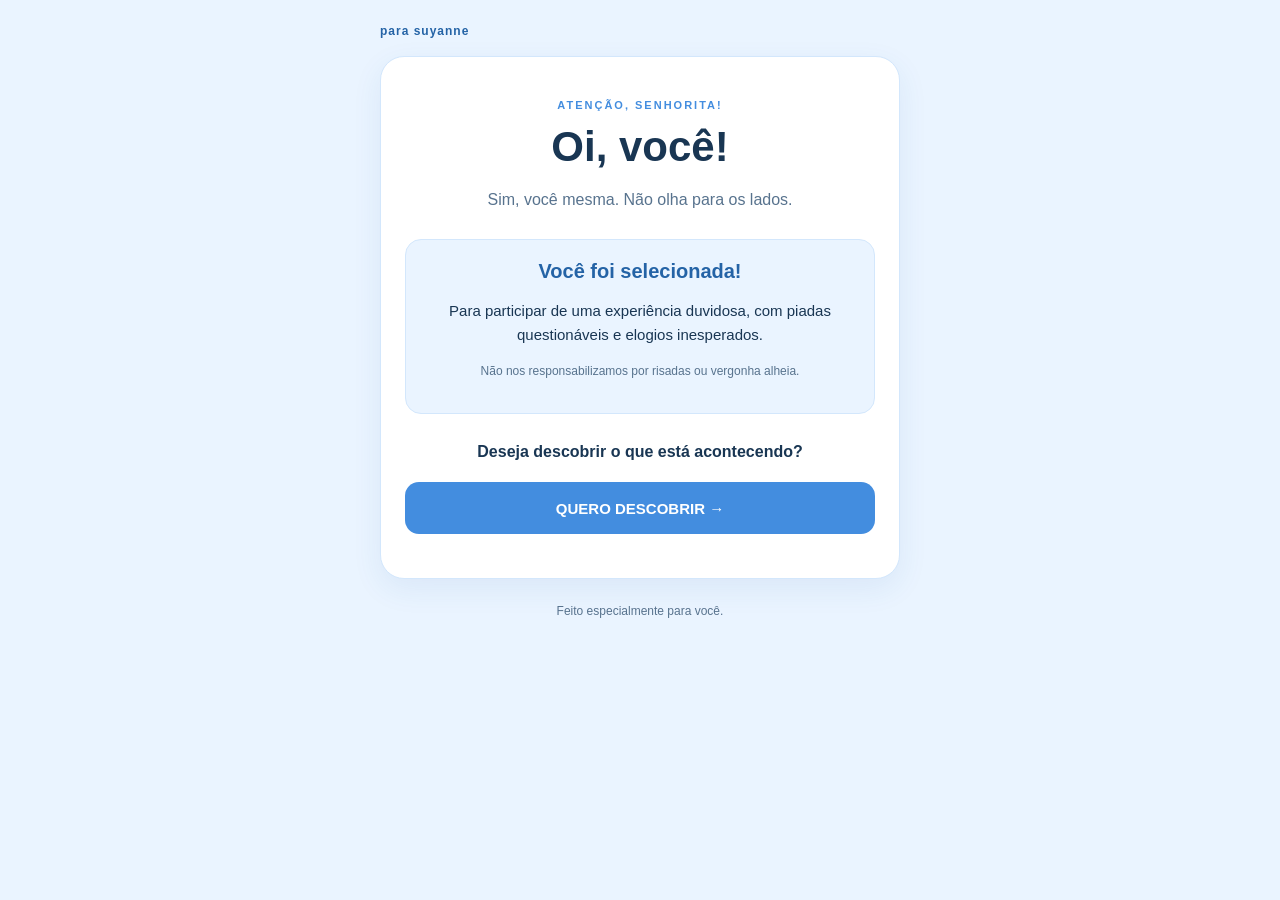
<file: index.html>
<!DOCTYPE html>
<html lang="pt-BR">
<head>
    <meta charset="UTF-8">
    <meta name="viewport" content="width=device-width, initial-scale=1.0">

    <title>seu site</title>

    <link rel="stylesheet" href="style.css">
    <script src="script.js" defer></script>
</head>
<body>

    <main class="container">

        <header class="topo">
            <span>para suyanne</span>
        </header>

        <section class="cartao">

            <div class="decoracao"></div>

            <p class="subtitulo">ATENÇÃO, SENHORITA!</p>

            <h1>Oi, você! </h1>

            <p class="introducao">
                Sim, você mesma.
                Não olha para os lados.
            </p>

            <div class="aviso">
                <h2>Você foi selecionada!</h2>

                <p>
                    Para participar de uma experiência duvidosa,
                    com piadas questionáveis e elogios inesperados.
                </p>

                <p class="pequeno">
                    Não nos responsabilizamos por risadas
                    ou vergonha alheia.
                </p>
            </div>

            <p class="pergunta">
                Deseja descobrir o que está acontecendo?
            </p>

            <button id="botao-comecar">
                QUERO DESCOBRIR →
            </button>

            <p id="mensagem" aria-live="polite"></p>

        </section>

        <footer>
            Feito especialmente para você.
            <br>
            
        </footer>

    </main>

</body>
</html>
</file>
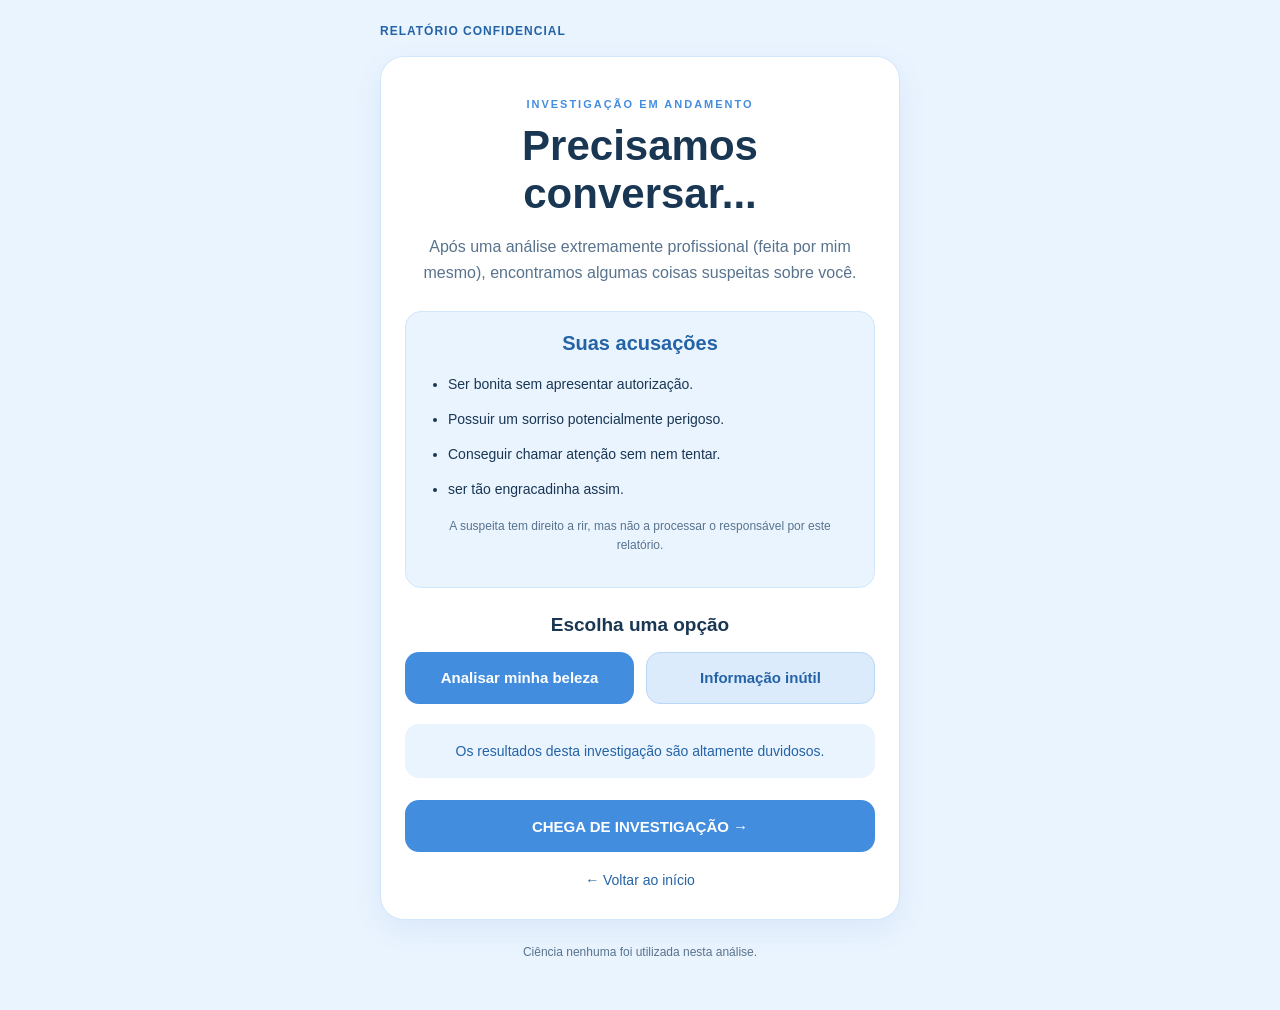
<file: gracinhas.html>
<!DOCTYPE html>
<html lang="pt-BR">
<head>
    <meta charset="UTF-8">
    <meta name="viewport" content="width=device-width, initial-scale=1.0">

    <title>Relatório confidencial </title>

    <link rel="stylesheet" href="style.css">
    <script src="script.js" defer></script>
</head>
<body>

    <main class="container">

        <header class="topo">
            <span>RELATÓRIO CONFIDENCIAL</span>
            <span class="emoji-topo"></span>
        </header>

        <section class="cartao">

            <p class="subtitulo">INVESTIGAÇÃO EM ANDAMENTO</p>

            <h1>Precisamos conversar... </h1>

            <p class="introducao">
                Após uma análise extremamente profissional
                (feita por mim mesmo), encontramos algumas
                coisas suspeitas sobre você.
            </p>

            <div class="aviso">
                <h2> Suas acusações</h2>

                <ul class="lista-acusacoes">
                    <li>Ser bonita sem apresentar autorização.</li>
                    <li>Possuir um sorriso potencialmente perigoso.</li>
                    <li>Conseguir chamar atenção sem nem tentar.</li>
                    <li>ser tão engracadinha assim.</li>
                </ul>

                <p class="pequeno">
                    A suspeita tem direito a rir, mas não a processar
                    o responsável por este relatório.
                </p>
            </div>

            <h2 class="titulo-brincadeira">
                Escolha uma opção 
            </h2>

            <div class="grupo-botoes">
                <button id="botao-elogio">
                    Analisar minha beleza 
                </button>

                <button id="botao-inutil" class="botao-secundario">
                    Informação inútil 
                </button>
            </div>

            <div id="resultado-brincadeira"
                 class="resultado"
                 aria-live="polite">
                Os resultados desta investigação são altamente duvidosos.
            </div>

            <button id="botao-proxima" class="botao-proxima">
                CHEGA DE INVESTIGAÇÃO → 
            </button>

            <a class="link-voltar" href="index.html">
                ← Voltar ao início
            </a>

        </section>

        <footer>
            Ciência nenhuma foi utilizada nesta análise. 
        </footer>

    </main>

</body>
</html>
</file>
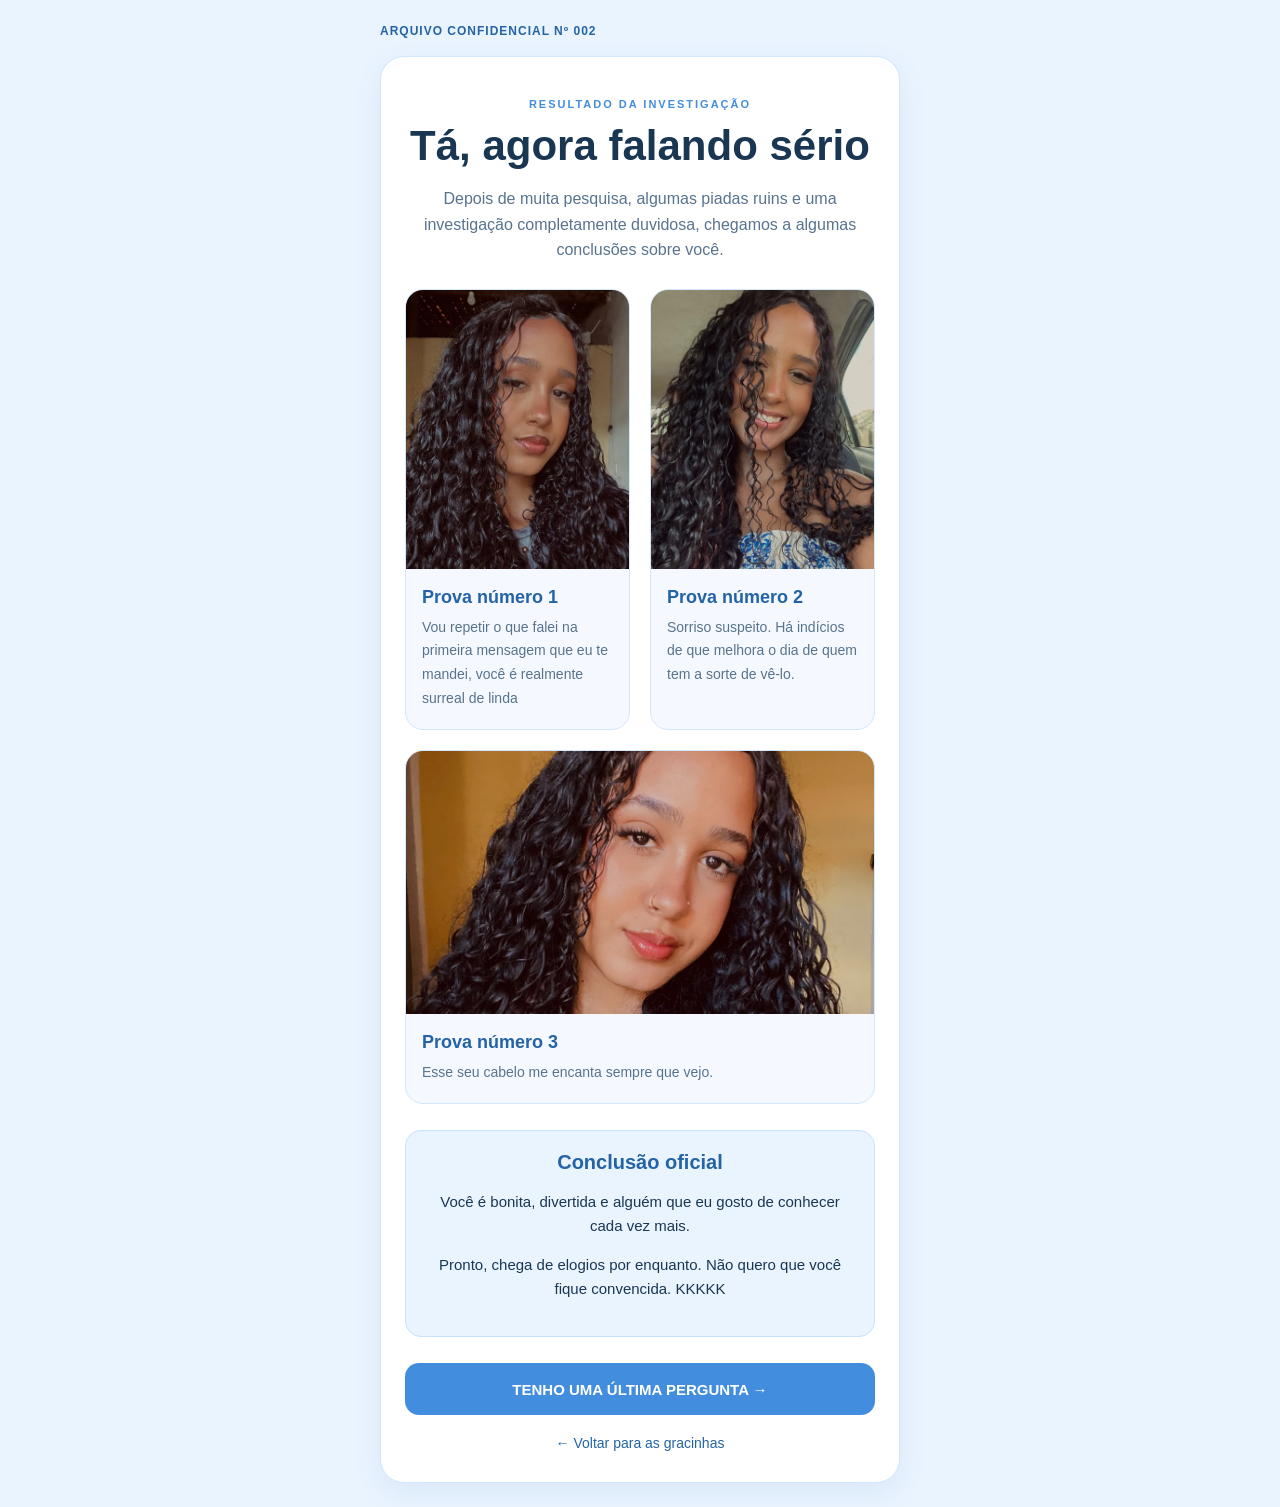
<file: sobre-ela.html>
<!DOCTYPE html>
<html lang="pt-BR">
<head>
    <meta charset="UTF-8">
    <meta name="viewport" content="width=device-width, initial-scale=1.0">

    <title>Uma investigação sobre você </title>

    <link rel="stylesheet" href="style.css">
    <script src="script.js" defer></script>
</head>
<body>

    <main class="container">

        <header class="topo">
            <span>ARQUIVO CONFIDENCIAL Nº 002</span>
            <span class="emoji-topo"></span>
        </header>

        <section class="cartao">

            <p class="subtitulo">RESULTADO DA INVESTIGAÇÃO</p>

            <h1>Tá, agora falando sério</h1>

            <p class="introducao">
                Depois de muita pesquisa, algumas piadas ruins
                e uma investigação completamente duvidosa,
                chegamos a algumas conclusões sobre você.
            </p>

            <div class="galeria">

                <article class="foto-card">
                    <img src="imagens/img1.jpg"
                         alt="Uma foto especial dela">

                    <h2>Prova número 1 </h2>

                    <p>
                        Vou repetir o que falei na primeira mensagem que eu te mandei, você é realmente surreal de linda
                    </p>
                </article>

                <article class="foto-card">
                    <img src="imagens/img2.jpg"
                         alt="Mais uma foto especial dela">

                    <h2>Prova número 2 </h2>

                    <p>
                        Sorriso suspeito. Há indícios de que
                        melhora o dia de quem tem a sorte de vê-lo.
                    </p>
                </article>

                <article class="foto-card">
                    <img src="imagens/img3.jpeg"
                         alt="Outra foto especial dela">

                    <h2>Prova número 3 </h2>

                    <p>
                        Esse seu cabelo me encanta sempre que vejo.
                    </p>
                </article>

            </div>

            <div class="aviso carinho">
                <h2>Conclusão oficial </h2>

                <p>
                    Você é bonita, divertida e alguém que eu
                    gosto de conhecer cada vez mais.
                </p>

                <p>
                    Pronto, chega de elogios por enquanto.
                    Não quero que você fique convencida. KKKKK 
                </p>
            </div>

            <button id="botao-sushi">
                TENHO UMA ÚLTIMA PERGUNTA  →
            </button>

            <a class="link-voltar" href="gracinhas.html">
                ← Voltar para as gracinhas
            </a>

        </section>

    </main>

</body>
</html>
</file>
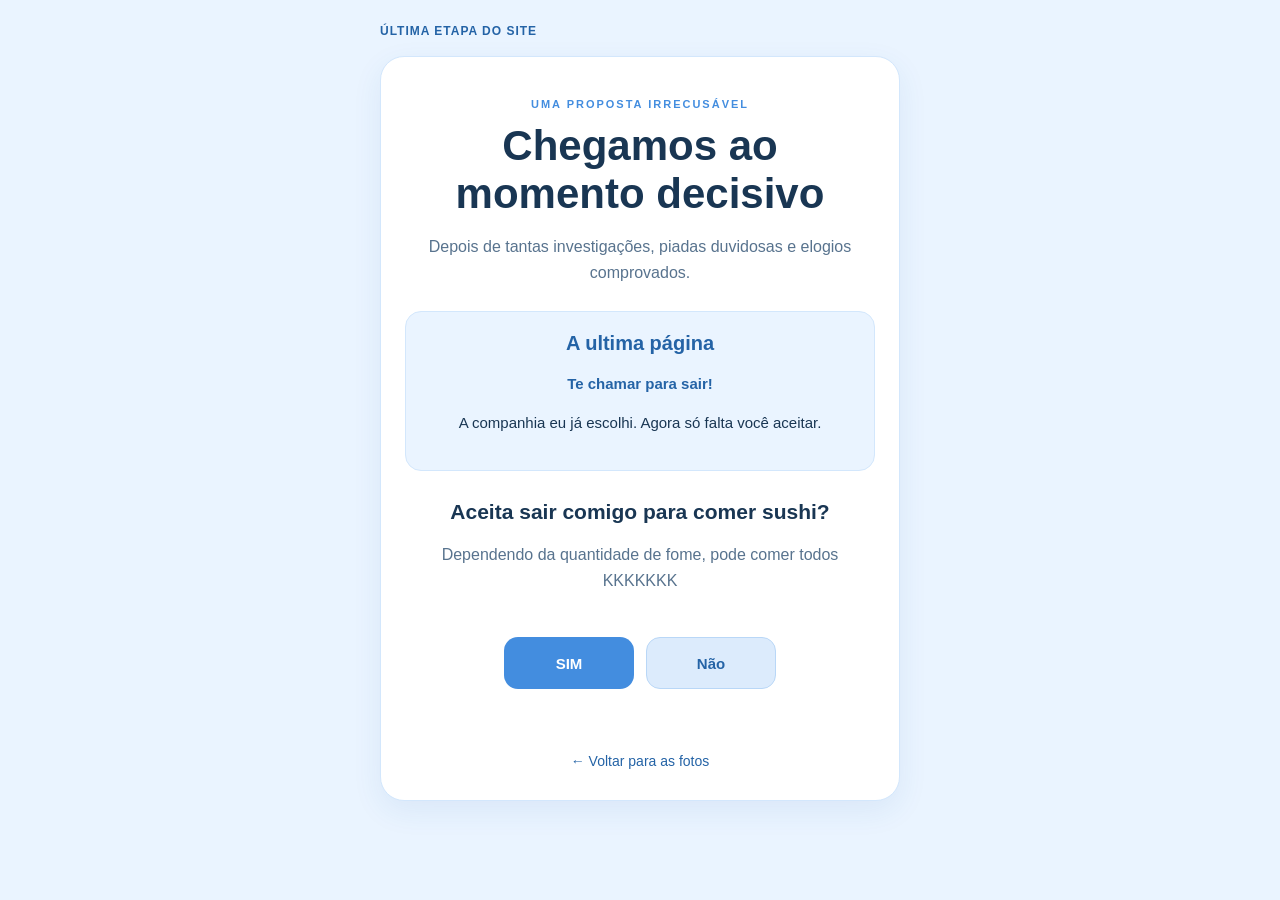
<file: sushi.html>
<!DOCTYPE html>
<html lang="pt-BR">
<head>
    <meta charset="UTF-8">
    <meta name="viewport" content="width=device-width, initial-scale=1.0">

    <title>Uma proposta suspeita </title>

    <link rel="stylesheet" href="style.css">
    <script src="script.js" defer></script>
</head>
<body>

    <main class="container">

        <header class="topo">
            <span>ÚLTIMA ETAPA DO SITE</span>
            
        </header>

        <section class="cartao convite-cartao">

            <p class="subtitulo">UMA PROPOSTA IRRECUSÁVEL</p>

            <h1>Chegamos ao momento decisivo</h1>

            <p class="introducao">
                Depois de tantas investigações, piadas duvidosas
                e elogios comprovados.
            </p>

            <div class="aviso">
                <h2>A ultima página</h2>

                <p class="convite-texto">
                    Te chamar para sair! 
                </p>

                <p>
                    A companhia eu já escolhi.
                    Agora só falta você aceitar. 
                </p>
            </div>

            <h2 class="pergunta-sushi">
                Aceita sair comigo para comer sushi? 
            </h2>

            <p class="introducao">
                Dependendo da quantidade de fome, pode comer todos KKKKKKK
            </p>

            <div id="area-botoes-sushi">

                <button id="botao-sim-sushi">
                    SIM 
                </button>

                <button id="botao-nao-sushi" class="botao-secundario">
                    Não 
                </button>

            </div>

            <p id="mensagem-sushi" aria-live="polite"></p>

            <div id="confirmacao-sushi" hidden>

                <h2>Tem certeza? </h2>

                <p>
                    Depois não vale dizer que foi convencida
                    por um site bonito. KKKKK
                </p>

                <div class="grupo-confirmacao">

                    <button id="confirmar-sim">
                        TENHO CERTEZA! 
                    </button>

                    <button id="confirmar-nao" class="botao-secundario">
                        Agora fiquei em dúvida 
                    </button>

                </div>

            </div>

            <div id="final-sushi" hidden>

                <h2>EU SABIA! KKKKK</h2>

                <p>
                    Agora falando sério: vou gostar muito
                    de passar esse tempo com você.
                </p>

                <p>
                    Só falta combinarmos o dia!
                </p>

                <p class="piada-final">
                    P.S: Como ja me falaram que você é um dragão que come tudo, pode comer todos KKKKKKKKKK
                </p>
            </div>

            <a class="link-voltar" href="sobre-ela.html">
                ← Voltar para as fotos
            </a>

        </section>


    </main>

</body>
</html>
</file>
<file: style.css>
* {
    box-sizing: border-box;
}

body {
    margin: 0;
    min-height: 100vh;
    font-family: Arial, Helvetica, sans-serif;
    color: #193653;
    background: #EAF4FF;
}

.container {
    width: min(100% - 32px, 520px);
    margin: 0 auto;
    padding: 24px 0;
}

.topo {
    display: flex;
    justify-content: space-between;
    align-items: center;
    margin-bottom: 18px;
    color: #2463A6;
    font-size: 12px;
    font-weight: bold;
    letter-spacing: 1px;
}

.emoji-topo {
    font-size: 24px;
}

.cartao {
    background: #FFFFFF;
    padding: 30px 24px;
    border-radius: 24px;
    text-align: center;
    box-shadow: 0 10px 30px #2463A615;
    border: 1px solid #D3E7FC;
}

.decoracao {
    font-size: 38px;
    margin-bottom: 12px;
}

.subtitulo {
    color: #438DDF;
    font-size: 11px;
    font-weight: bold;
    letter-spacing: 2px;
}

h1 {
    margin: 12px 0;
    font-size: clamp(30px, 8vw, 42px);
    color: #193653;
}

.introducao {
    color: #58738E;
    line-height: 1.6;
}

.aviso {
    margin: 26px 0;
    padding: 20px;
    border-radius: 16px;
    background: #EAF4FF;
    border: 1px solid #D3E7FC;
}

.aviso h2 {
    margin-top: 0;
    font-size: 20px;
    color: #2463A6;
}

.aviso p {
    font-size: 15px;
    line-height: 1.6;
}

.aviso .pequeno {
    font-size: 12px;
    color: #58738E;
}

.pergunta {
    line-height: 1.5;
    font-weight: bold;
    margin: 24px 0 18px;
}

button {
    width: 100%;
    min-height: 52px;
    padding: 14px 18px;
    border: none;
    border-radius: 14px;
    background: #438DDF;
    color: #FFFFFF;
    font-size: 15px;
    font-weight: bold;
    cursor: pointer;
    transition: transform 0.2s, background 0.2s;
    touch-action: manipulation;
}

button:hover {
    background: #2463A6;
    transform: translateY(-2px);
}

button:active {
    transform: scale(0.98);
}

#mensagem {
    font-size: 14px;
    line-height: 1.5;
    color: #2463A6;
}

footer {
    padding: 22px 0;
    text-align: center;
    color: #58738E;
    font-size: 12px;
    line-height: 1.8;
}

@media (max-width: 380px) {
    .cartao {
        padding: 26px 18px;
    }

    h1 {
        font-size: 30px;
    }
}


/* Página das gracinhas */

.lista-acusacoes {
    text-align: left;
    padding-left: 22px;
    line-height: 1.8;
    font-size: 14px;
}

.lista-acusacoes li {
    margin-bottom: 10px;
}

.titulo-brincadeira {
    margin: 26px 0 16px;
    font-size: 19px;
}

.grupo-botoes {
    display: grid;
    grid-template-columns: 1fr;
    gap: 12px;
}

button.botao-secundario {
    background: #DCEBFC;
    color: #2463A6;
    border: 1px solid #B9D7F7;
}

button.botao-secundario:hover {
    background: #C9E1FC;
}

.resultado {
    margin-top: 20px;
    padding: 16px;
    border-radius: 14px;
    background: #EAF4FF;
    color: #2463A6;
    line-height: 1.6;
    font-size: 14px;
    overflow-wrap: anywhere;
}

.botao-proxima {
    margin-top: 22px;
}

.link-voltar {
    display: inline-block;
    margin-top: 20px;
    color: #2463A6;
    font-size: 14px;
    text-decoration: none;
}

.link-voltar:hover {
    text-decoration: underline;
}

@media (min-width: 420px) {
    .grupo-botoes {
        grid-template-columns: 1fr 1fr;
    }
}


/* Galeria de fotos */

.galeria {
    display: grid;
    grid-template-columns: 1fr;
    gap: 20px;
    margin: 26px 0;
    text-align: left;
}

.foto-card {
    overflow: hidden;
    background: #F5F9FF;
    border: 1px solid #D3E7FC;
    border-radius: 18px;
    padding-bottom: 18px;
}


.foto-card img {
    width: 100%;
    aspect-ratio: 4 / 5;
    object-fit: cover;
    object-position: center 25%;
    display: block;
    background: #DCEBFC;
}


.foto-card h2 {
    margin: 18px 16px 8px;
    color: #2463A6;
    font-size: 18px;
}

.foto-card p {
    margin: 0 16px;
    color: #58738E;
    font-size: 14px;
    line-height: 1.7;
}

.carinho {
    background: #EAF4FF;
    border: 1px solid #C9E1FC;
}

.carinho h2 {
    color: #2463A6;
}

@media (min-width: 600px) {
    .galeria {
        grid-template-columns: repeat(2, minmax(0, 1fr));
    }

    .foto-card:last-child {
        grid-column: 1 / -1;
    }

    .foto-card:last-child img {
        aspect-ratio: 16 / 9;
    }
}


/* Convite para comer sushi */

.convite-cartao {
    overflow: hidden;
}

.sushi-emoji {
    font-size: 54px;
    margin: 10px 0 18px;
}

.convite-texto {
    font-size: 20px;
    font-weight: bold;
    color: #2463A6;
}

.pergunta-sushi {
    margin: 26px 0 12px;
    font-size: 21px;
    line-height: 1.4;
}

#area-botoes-sushi {
    position: relative;
    display: flex;
    justify-content: center;
    align-items: center;
    flex-wrap: wrap;
    gap: 12px;
    min-height: 100px;
    margin: 20px 0;
}

#botao-sim-sushi,
#botao-nao-sushi {
    width: auto;
    min-width: 130px;
    max-width: 100%;
}

#botao-sim-sushi {
    background: #438DDF;
    position: relative;
    z-index: 2;
}

#botao-nao-sushi {
    background: #DCEBFC;
    color: #2463A6;
    border: 1px solid #B9D7F7;
}

#mensagem-sushi {
    color: #2463A6;
    font-weight: bold;
    line-height: 1.6;
}

#confirmacao-sushi,
#final-sushi {
    margin-top: 24px;
    padding: 20px;
    border-radius: 18px;
    background: #EAF4FF;
    border: 1px solid #C9E1FC;
    line-height: 1.7;
}

#confirmacao-sushi h2,
#final-sushi h2 {
    color: #2463A6;
}

.grupo-confirmacao {
    display: grid;
    grid-template-columns: 1fr;
    gap: 12px;
    margin-top: 18px;
}

#confirmar-nao {
    background: #FFFFFF;
    color: #2463A6;
    border: 1px solid #B9D7F7;
}

.piada-final {
    padding: 14px;
    background: #FFFFFF;
    border-radius: 12px;
    font-size: 14px;
}

[hidden] {
    display: none !important;
}

@media (max-width: 380px) {
    #area-botoes-sushi {
        gap: 8px;
    }

    #botao-sim-sushi,
    #botao-nao-sushi {
        min-width: 110px;
        padding: 12px;
        font-size: 14px;
    }

    .pergunta-sushi {
        font-size: 19px;
    }
}
</file>
